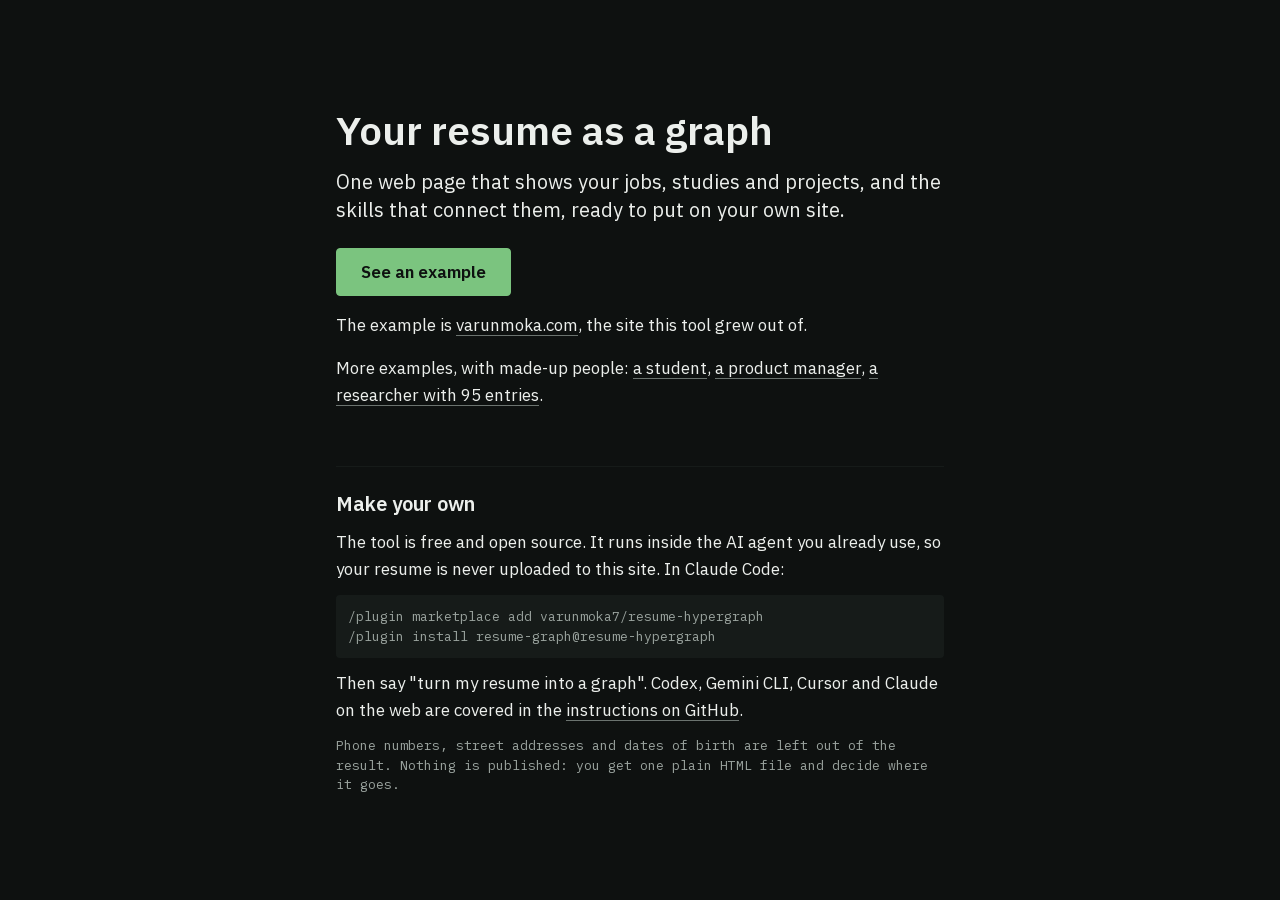
<file: index.html>
<!doctype html>
<html lang="en">
<head>
<meta charset="utf-8">
<meta name="viewport" content="width=device-width, initial-scale=1">
<title>Resume hypergraph</title>
<meta name="description" content="An open-source tool that turns a resume into one web page showing your jobs, studies and projects, and the skills that connect them.">
<meta name="theme-color" content="#0E1110">
<meta property="og:type" content="website">
<meta property="og:url" content="https://resume-hypergraph.vercel.app/">
<meta property="og:title" content="Resume hypergraph: your resume as a graph">
<meta property="og:description" content="An open-source tool that turns a resume into one web page showing your jobs, studies and projects, and the skills that connect them.">
<meta property="og:image" content="https://resume-hypergraph.vercel.app/docs/graph.png">
<meta name="twitter:card" content="summary_large_image">
<link rel="stylesheet" href="view/fonts.css">
<style>
:root {
  --bg: #0E1110; --surface: #161B19; --text: #ECEFEC; --muted: #9AA39E; --faint: #6B736F; --moss: #7BC47F;
  --sans: "IBM Plex Sans", system-ui, sans-serif; --mono: "IBM Plex Mono", ui-monospace, monospace;
}
* { box-sizing: border-box; }
html { background: var(--bg); color-scheme: dark; }
body { margin: 0; background: var(--bg); color: var(--text); font: 400 17px/1.6 var(--sans); -webkit-font-smoothing: antialiased; }
h1, h2, p, ul { margin: 0; }
a { color: inherit; text-decoration-color: var(--faint); text-underline-offset: 4px; }
a:hover { text-decoration-color: var(--moss); }
:focus-visible { outline: 2px solid var(--moss); outline-offset: 2px; }
.mono { font: 400 13px/1.5 var(--mono); color: var(--muted); }

.start { max-width: 640px; margin: 0 auto; padding: 12vh 16px 64px; }
h1 { font: 600 40px/1.1 var(--sans); }
.lede { margin-top: 16px; font-size: 20px; line-height: 1.4; max-width: 32em; }
h2 { font: 600 20px/1.3 var(--sans); }
pre { margin: 0; padding: 12px; overflow-x: auto; border-radius: 4px; background: var(--surface); color: var(--text); }
.go {
  display: inline-block; text-decoration: none; margin-top: 24px; padding: 12px 24px; border: 1px solid var(--moss); border-radius: 4px; background: var(--moss); color: var(--bg);
  font: 600 17px/1.3 var(--sans);
}
.note { margin-top: 16px; }
.more { margin-top: 56px; padding-top: 24px; border-top: 1px solid var(--surface); display: grid; gap: 12px; }
@media (max-width: 719px) { h1 { font-size: 32px; } .lede { font-size: 18px; } .start { padding-top: 48px; } }
</style>
</head>
<body>
<main class="start" id="start">
  <h1>Your resume as a graph</h1>
  <p class="lede">One web page that shows your jobs, studies and projects, and the skills that connect them, ready to put on your own site.</p>
  <a class="go" href="https://varunmoka.com">See an example</a>
  <p class="note">The example is <a href="https://varunmoka.com">varunmoka.com</a>, the site this tool grew out of.</p>
  <p class="note">More examples, with made-up people: <a href="view/?p=short">a student</a>, <a href="view/">a product manager</a>, <a href="view/?p=long">a researcher with 95 entries</a>.</p>

  <div class="more">
    <h2>Make your own</h2>
    <p>The tool is free and open source. It runs inside the AI agent you already use, so your resume is never uploaded to this site. In Claude Code:</p>
    <pre class="mono">/plugin marketplace add varunmoka7/resume-hypergraph
/plugin install resume-graph@resume-hypergraph</pre>
    <p>Then say "turn my resume into a graph". Codex, Gemini CLI, Cursor and Claude on the web are covered in the <a href="https://github.com/varunmoka7/resume-hypergraph#other-tools">instructions on GitHub</a>.</p>
    <p class="mono">Phone numbers, street addresses and dates of birth are left out of the result. Nothing is published: you get one plain HTML file and decide where it goes.</p>
  </div>
</main>
</body>
</html>
</file>
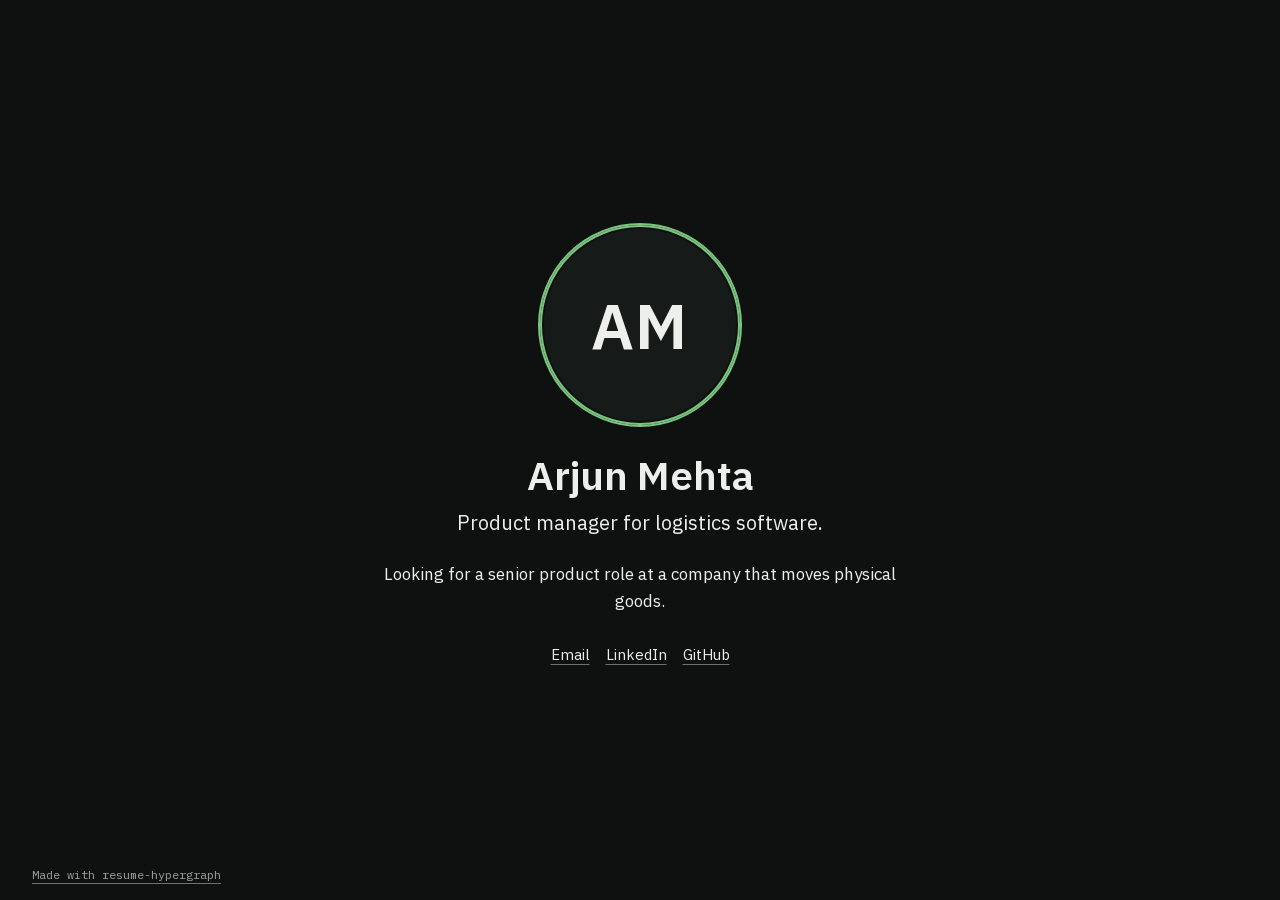
<file: view/index.html>
<!doctype html>
<html lang="en">
<head>
<meta charset="utf-8">
<meta name="viewport" content="width=device-width, initial-scale=1">
<title>Profile</title>
<meta name="description" content="">
<meta name="theme-color" content="#0E1110">
<link rel="stylesheet" href="fonts.css">
<link rel="stylesheet" href="style.css">
<script>document.documentElement.classList.add('js')</script>
<script src="graph.js" defer></script>
</head>
<body>
<a class="skip-link" href="#work">Skip to work</a>
<header class="landing" id="top">
  <button type="button" class="portrait" id="portrait" aria-expanded="true" aria-controls="reveal"></button>
  <h1 data-k="name"></h1>
  <p class="role-line" data-k="roleLine"></p>
  <p class="cue">Open the graph</p>
  <div class="reveal" id="reveal">
    <p class="next" data-k="next"></p>
    <p class="meta langs"></p>
    <div class="actions">
      <a class="cv" data-cv hidden>CV</a>
      <nav class="links" aria-label="Contact links"></nav>
    </div>
  </div>
</header>
<section class="scene" id="work" aria-label="Experience and skills">
  <div class="stage" tabindex="-1">
    <canvas class="ground" aria-hidden="true"></canvas>
    <div class="topline">
      <p class="topline-name" data-k="name"></p>
      <a class="cv" data-cv hidden>CV</a>
      <nav class="links" aria-label="Contact links"></nav>
    </div>
    <p class="sr-only" id="graph-alt"></p>
  </div>
</section>
<aside class="panel" id="panel" role="dialog" aria-modal="true" aria-labelledby="panel-title" hidden>
  <button type="button" class="panel-close">Close</button>
  <div class="panel-body"></div>
</aside>
<footer class="contact">
  <h2>Contact</h2>
  <nav class="links" aria-label="Contact links"></nav>
</footer>
<p class="made"><a href="https://github.com/varunmoka7/resume-hypergraph" target="_blank" rel="noopener">Made with resume-hypergraph</a></p>
</body>
</html>
</file>
<file: view/fonts.css>
/* IBM Plex, stored as text inside this file so the page loads nothing from another site. Licence: OFL.txt */
@font-face { font-family: "IBM Plex Sans"; font-weight: 400 600; font-display: swap; src: url([data-uri]) format("woff2"); unicode-range: U+0000-00FF, U+0131, U+0152-0153, U+02BB-02BC, U+02C6, U+02DA, U+02DC, U+0304, U+0308, U+0329, U+2000-206F, U+20AC, U+2122, U+2191, U+2193, U+2212, U+2215, U+FEFF, U+FFFD; }
@font-face { font-family: "IBM Plex Sans"; font-weight: 400 600; font-display: swap; src: url([data-uri]) format("woff2"); unicode-range: U+0100-02BA, U+02BD-02C5, U+02C7-02CC, U+02CE-02D7, U+02DD-02FF, U+0304, U+0308, U+0329, U+1D00-1DBF, U+1E00-1E9F, U+1EF2-1EFF, U+2020, U+20A0-20AB, U+20AD-20C0, U+2113, U+2C60-2C7F, U+A720-A7FF; }
@font-face { font-family: "IBM Plex Mono"; font-weight: 400; font-display: swap; src: url([data-uri]) format("woff2"); unicode-range: U+0000-00FF, U+0131, U+0152-0153, U+02BB-02BC, U+02C6, U+02DA, U+02DC, U+0304, U+0308, U+0329, U+2000-206F, U+20AC, U+2122, U+2191, U+2193, U+2212, U+2215, U+FEFF, U+FFFD; }
@font-face { font-family: "IBM Plex Mono"; font-weight: 400; font-display: swap; src: url([data-uri]) format("woff2"); unicode-range: U+0100-02BA, U+02BD-02C5, U+02C7-02CC, U+02CE-02D7, U+02DD-02FF, U+0304, U+0308, U+0329, U+1D00-1DBF, U+1E00-1E9F, U+1EF2-1EFF, U+2020, U+20A0-20AB, U+20AD-20C0, U+2113, U+2C60-2C7F, U+A720-A7FF; }
</file>
<file: view/style.css>
:root {
  --bg: #0E1110;
  --surface: #161B19;
  --text: #ECEFEC;
  --muted: #9AA39E;
  --faint: #6B736F;
  --moss: #7BC47F;
  --moss-dim: #4E7F52;
  --sans: "IBM Plex Sans", system-ui, sans-serif;
  --mono: "IBM Plex Mono", ui-monospace, monospace;
  --gutter: 32px;
  --hover: 120ms linear;
  --slide: 600ms cubic-bezier(.45, 0, .25, 1); /* power2.inOut */
  --portrait: 192px;
}

* { box-sizing: border-box; }
[hidden] { display: none !important; }
html { background: var(--bg); color-scheme: dark; }
body {
  margin: 0; background: var(--bg); color: var(--text);
  font: 400 17px/1.6 var(--sans);
  -webkit-font-smoothing: antialiased;
}
h1, h2, h3, h4, p, ul, ol, dl, figure { margin: 0; }
a { color: inherit; }
button { font: inherit; color: inherit; }
:focus-visible { outline: 2px solid var(--moss); outline-offset: 2px; }
.sr-only {
  position: absolute; width: 1px; height: 1px; padding: 0; margin: -1px;
  overflow: hidden; clip: rect(0 0 0 0); white-space: nowrap; border: 0;
}
.skip-link { position: fixed; left: var(--gutter); top: 12px; z-index: 10; transform: translateY(-200%); background: var(--moss); color: var(--bg); padding: 8px 12px; }
.skip-link:focus-visible { transform: none; }
.meta { font: 400 13px/1.5 var(--mono); color: var(--muted); }
.ext { font-family: var(--mono); font-size: 12px; color: var(--muted); margin-left: 2px; }

/* 1. Landing: the photo (or initials), large, in the centre; name and role line under it */
.landing {
  position: relative; min-height: 100vh; min-height: 100dvh;
  display: flex; flex-direction: column; align-items: center; justify-content: center;
  text-align: center; padding: 64px var(--gutter);
}
.portrait {
  width: var(--portrait); height: var(--portrait); padding: 0; border: 0; background: none;
  border-radius: 50%; cursor: pointer; position: relative;
  outline: 2px solid var(--moss); outline-offset: 4px;
}
.portrait:focus-visible { outline-width: 3px; }
.portrait img {
  display: block; width: 100%; height: 100%; border-radius: 50%; object-fit: cover;
  filter: grayscale(1) sepia(.12); transition: filter 400ms linear;
}
.portrait:hover img, .portrait:focus-visible img { filter: none; }
.portrait .initials {
  display: grid; place-items: center; width: 100%; height: 100%; border-radius: 50%;
  background: var(--surface); font: 600 64px/1 var(--sans); letter-spacing: .02em;
}
h1 { font: 600 40px/1.1 var(--sans); margin-top: 32px; }
.role-line { font: 400 20px/1.4 var(--sans); margin-top: 12px; max-width: 34ch; }
.cue { position: absolute; width: 1px; height: 1px; overflow: hidden; clip-path: inset(50%); white-space: nowrap; } /* read out, not shown: the ring says "click" */
.portrait::after { content: ''; position: absolute; inset: -4px; border-radius: 50%; border: 2px solid var(--moss); animation: ring 2.4s ease-out infinite; pointer-events: none; }
.portrait:hover::after, .portrait:focus-visible::after, .graph-on .portrait::after { animation: none; opacity: 0; }
@keyframes ring { from { transform: scale(1); opacity: .7; } to { transform: scale(1.18); opacity: 0; } }
@media (prefers-reduced-motion: reduce) { .portrait::after { animation: none; opacity: 0; } }
.reveal .next { max-width: 52ch; color: var(--text); }
.reveal .next:empty, .langs:empty { display: none; }

/* 2. The reveal: CV and links */
.reveal { margin-top: 24px; display: flex; flex-direction: column; align-items: center; gap: 24px; }
.actions { display: flex; flex-wrap: wrap; align-items: center; justify-content: center; gap: 12px 24px; }
.js .reveal { opacity: 0; transform: translateY(8px); visibility: hidden; transition: opacity 400ms linear, transform 400ms ease-out, visibility 0s 400ms; }
.js .revealed .reveal { opacity: 1; transform: none; visibility: visible; transition: opacity 400ms linear, transform 400ms ease-out; }
.js .revealed .cue { visibility: hidden; }
html:not(.js) .cue { display: none; }

.links { display: flex; flex-wrap: wrap; align-items: center; justify-content: center; gap: 8px 16px; font-size: 15px; }
.links a {
  display: inline-block; padding: 4px 0;
  text-decoration: underline; text-decoration-color: var(--faint);
  text-decoration-thickness: 1px; text-underline-offset: 4px;
  transition: text-decoration-color var(--hover);
}
.links a:hover { text-decoration-color: var(--moss); }
.cv {
  display: inline-block; font: 400 13px/1.5 var(--mono); color: var(--moss);
  border: 1px solid var(--moss); border-radius: 4px; padding: 8px 16px; text-decoration: none;
  transition: background var(--hover), color var(--hover);
}
.cv:hover, .cv:focus-visible { background: var(--moss); color: var(--bg); }

/* 3. The graph takes the whole screen */
.scene { position: relative; height: 100vh; height: 100dvh; }
.stage {
  position: sticky; top: 0; height: 100vh; height: 100dvh; overflow: hidden;
  background:
    radial-gradient(50% 45% at 50% 42%, #12201A 0%, rgba(18, 32, 26, 0) 100%),
    radial-gradient(30% 30% at 70% 68%, rgba(78, 127, 82, .08) 0%, rgba(78, 127, 82, 0) 100%);
}
.stage .ground { position: absolute; inset: 0; width: 100%; height: 100%; opacity: 0; transition: opacity 2s linear; }
.stage .ground.on { opacity: 1; }
.stage svg { position: absolute; inset: 0; width: 100%; height: 100%; transition: transform var(--slide); transform-origin: 0 0; }
svg text { font-family: var(--mono); font-size: 12px; fill: var(--muted); }
svg .photo-img { filter: grayscale(1) sepia(.12); }
svg .photo-initials { font: 600 26px/1 var(--sans); fill: var(--text); }

.net .nl { stroke: var(--faint); stroke-opacity: .45; }
.net .nl.skill { stroke-dasharray: 2 4; stroke-opacity: 0; }
.net .nl.on { stroke: var(--moss); stroke-opacity: .9; }
.net .nl.dim { stroke-opacity: .06; }
.net .nl.skill.dim { stroke-opacity: 0; }
.net .nn { cursor: pointer; outline: none; transition: opacity 120ms linear; }
.net .nn text { fill: var(--muted); font: 12px/1 var(--mono); pointer-events: none; }
.net .nn.skill text { pointer-events: auto; cursor: pointer; }
.net .nn.exp text { fill: var(--text); font: 600 14px/1 var(--sans); }
.net .nn.skill circle { fill: var(--moss-dim); }
.net .nn.more text { fill: var(--muted); font-weight: 400; }
.net .nn.dim { opacity: .18; }
.net .nn.on text, .net .nn.current text { fill: var(--moss); }
.net .nn:focus-visible text { text-decoration: underline; }
.net .band { opacity: .16; }
.net .band line { stroke: var(--moss); stroke-width: 30; stroke-linecap: round; }
.net .band circle { fill: var(--moss); }
.net .net-area { fill: var(--faint); font: 12px var(--mono); letter-spacing: .08em; text-transform: uppercase; }
.net .net-theme { fill: var(--moss); fill-opacity: .035; stroke: var(--faint); stroke-opacity: .5; stroke-dasharray: 3 5; }
.net .unfolding .nn { transition: none; }

/* 4. Click a node or a skill: the graph moves left, the panel opens on the right */
.panel {
  position: fixed; top: 0; right: 0; bottom: 0; z-index: 5;
  width: min(46vw, 640px); overflow-y: auto; overscroll-behavior: contain;
  background: var(--bg); border-left: 1px solid var(--faint);
  padding: 72px 48px 64px; transform: translateX(100%); transition: transform var(--slide), visibility 0s var(--slide);
  visibility: hidden;
}
.panel-open .panel { transform: none; visibility: visible; transition: transform var(--slide); }
.panel-open .net-area { opacity: 0; }
.panel-close {
  position: absolute; top: 20px; right: 24px; background: none; border: 0; cursor: pointer;
  font: 400 13px/1.5 var(--mono); color: var(--muted); padding: 12px 8px;
  text-decoration: underline; text-decoration-color: var(--faint); text-underline-offset: 4px;
}
.panel-close:hover { color: var(--moss); }
.panel h2 { font: 600 24px/1.25 var(--sans); margin-top: 8px; }
.panel p, .panel li { max-width: 68ch; }
.panel .intro { margin-top: 16px; }
.panel ul.items { padding-left: 18px; margin-top: 8px; }
.panel ul.items li { margin-top: 8px; }
.panel ul.items li::marker { color: var(--faint); }
.panel .theme-roles, .mlist ul { list-style: none; padding: 0; margin-top: 16px; }
.panel .theme-roles li { margin-top: 24px; }
.panel .theme-roles button, .mlist button {
  background: none; border: 0; padding: 4px 0; cursor: pointer; font: 400 17px/1.4 var(--sans); text-align: left;
  text-decoration: underline; text-decoration-color: var(--faint); text-underline-offset: 4px;
}
.panel .theme-roles button:hover, .mlist button:hover { text-decoration-color: var(--moss); }
.tags { list-style: none; padding: 0; display: flex; flex-wrap: wrap; gap: 4px 16px; margin-top: 16px; }
.tag {
  font: 400 14px/1.4 var(--mono); color: var(--muted); background: none; border: 0; cursor: pointer;
  padding: 8px 0; text-decoration: underline; text-decoration-color: var(--faint);
  text-decoration-thickness: 1px; text-underline-offset: 4px; transition: color var(--hover);
}
.tag:hover, .tag:focus-visible { color: var(--moss); text-decoration-color: var(--moss); }
.panel-head { display: flex; align-items: center; gap: 14px; margin-top: 8px; }
.panel-head h2 { margin-top: 0; }
.panel-logo { width: 40px; height: 40px; border-radius: 8px; object-fit: cover; background: #fff; flex: none; }
.panel-initials { display: grid; place-items: center; background: var(--muted); color: var(--bg); font: 600 15px/1 var(--sans); }
.panel .summary, .panel .about { margin-top: 16px; }
.panel h4.sub { font: 600 17px/1.6 var(--sans); margin-top: 24px; }
.panel .uses .use { margin-top: 4px; }
.panel h3.part, .mlist h2 { font: 400 14px/1.5 var(--mono); letter-spacing: .08em; text-transform: uppercase; color: var(--muted); margin-top: 32px; padding-bottom: 8px; border-bottom: 1px solid var(--faint); }
.profile { display: grid; grid-template-columns: 120px minmax(0, 1fr); gap: 8px 16px; margin-top: 16px; }
.profile dt { font: 400 14px/1.6 var(--mono); color: var(--muted); }
.profile dd { margin: 0; overflow-wrap: anywhere; }

/* 5. End: a short contact block (phones only; desktop keeps the links in the top line) */
.contact { max-width: 1200px; margin: 0 auto; padding: 96px var(--gutter); text-align: center; }
.contact h2 { font: 600 24px/1.25 var(--sans); }
.contact .links { margin-top: 16px; }
/* the credit: set "credit": false in the data file to drop it */
.made { padding: 0 var(--gutter) 32px; text-align: center; font: 400 12px/1.5 var(--mono); color: var(--muted); }
.made a { text-decoration-color: var(--faint); text-underline-offset: 4px; }
.made a:hover { color: var(--moss); }

/* Desktop, with script: the landing and the graph share one screen. The photo click fades the
   landing and glides the photo into the graph; the page itself does not scroll. */
.topline { display: none; }
@media (min-width: 720px) {
  html.js, html.js body { overflow: hidden; height: 100%; }
  .js .landing { height: 100vh; height: 100dvh; }
  .js .landing > :not(.portrait) { transition: opacity 300ms linear; }
  .js .graph-on .landing > :not(.portrait) { opacity: 0; pointer-events: none; }
  .js .portrait { position: relative; z-index: 3; will-change: transform; }
  .js .scene { position: fixed; inset: 0; height: auto; z-index: 2; opacity: 0; visibility: hidden; transition: opacity 400ms linear, visibility 0s 400ms; }
  .js .graph-on .scene { opacity: 1; visibility: visible; transition: opacity 400ms linear; }
  .js .stage { position: absolute; inset: 0; height: auto; outline: none; }
  .js .contact { display: none; }
  .js .made { position: fixed; left: var(--gutter); bottom: 16px; z-index: 4; padding: 0; }
  .js .panel-open .made { visibility: hidden; } /* the graph pans when the panel opens and can slide under the link */
  .js .topline {
    display: flex; align-items: center; gap: 16px 24px; flex-wrap: wrap;
    position: absolute; top: 20px; left: var(--gutter); right: var(--gutter); z-index: 3;
  }
  .topline-name { font: 600 17px/1.3 var(--sans); }
  .topline .links { justify-content: flex-start; font-size: 14px; }
  .topline .cv { padding: 4px 12px; }
  .js .graph-on .photo-node { cursor: pointer; outline: none; }
  .js .graph-on .portrait img { filter: grayscale(1) sepia(.12); } /* hover colour belongs to the landing only */
  .js .revealed .cue { visibility: visible; } /* desktop keeps the cue: the click opens the graph */
  .js .photo-node:focus-visible circle { stroke-width: 3; }
}

/* Phones: a plain list in place of the graph; the panel slides up from the bottom */
@media (max-width: 719px) {
  :root { --gutter: 16px; --portrait: 152px; }
  body { font-size: 16px; }
  h1 { font-size: 32px; margin-top: 24px; }
  .role-line { font-size: 18px; }
  .portrait .initials { font-size: 48px; }
  .scene, .stage { height: auto; }
  .stage { position: static; overflow: visible; }
  .mlist { padding: 0 var(--gutter) 32px; }
  .mlist li { margin-top: 16px; }
  .mlist button { padding: 12px 0 0; }
  .panel {
    top: auto; left: 0; width: auto; max-height: 78vh; border-left: 0; border-top: 1px solid var(--faint);
    padding: 56px 16px 48px; transform: translateY(100%);
  }
  .panel-close { top: 8px; right: 8px; }
  .panel h2, .contact h2 { font-size: 20px; }
  .links a { padding: 12px 0; }
  .tag { padding: 15px 0; }
}

@media (prefers-reduced-motion: reduce) {
  .stage .ground, .stage svg, .panel, .panel-open .panel, .js .reveal, .js .revealed .reveal, .portrait img { transition: none; }
}
</file>
